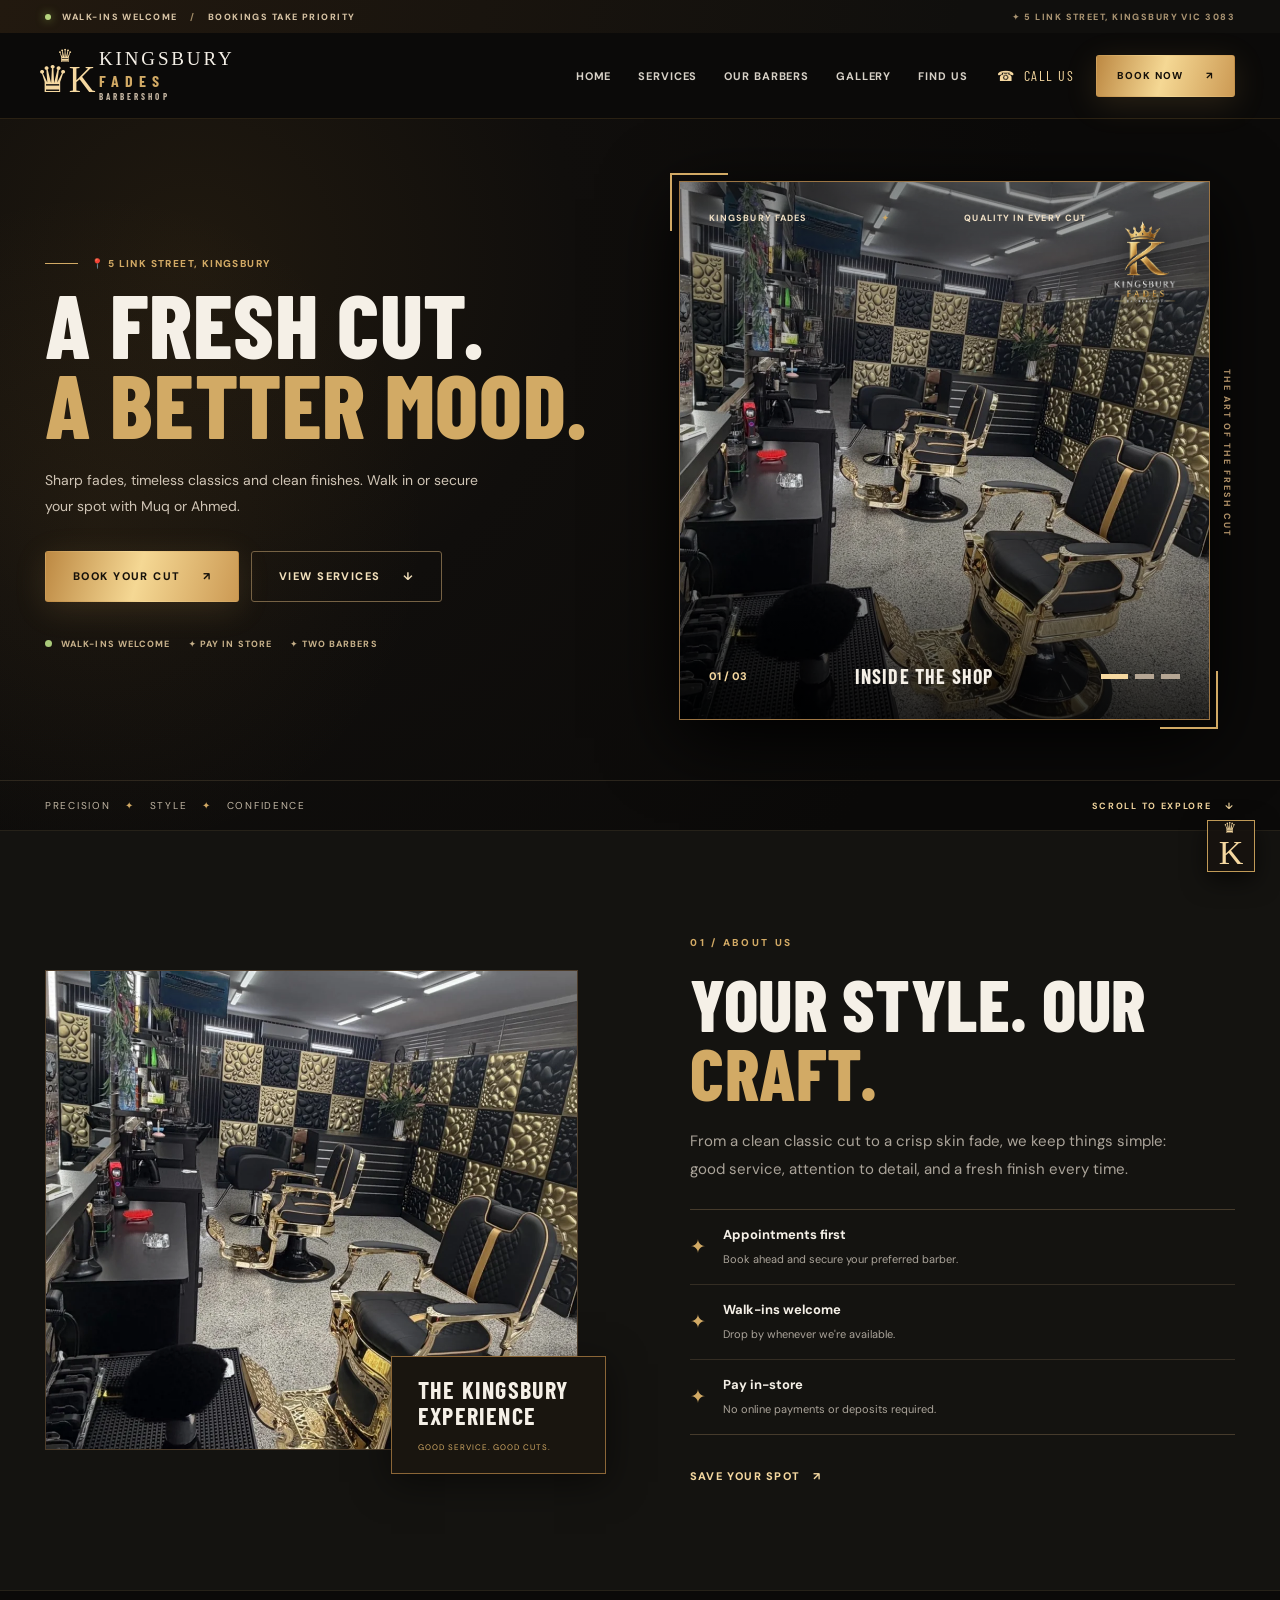
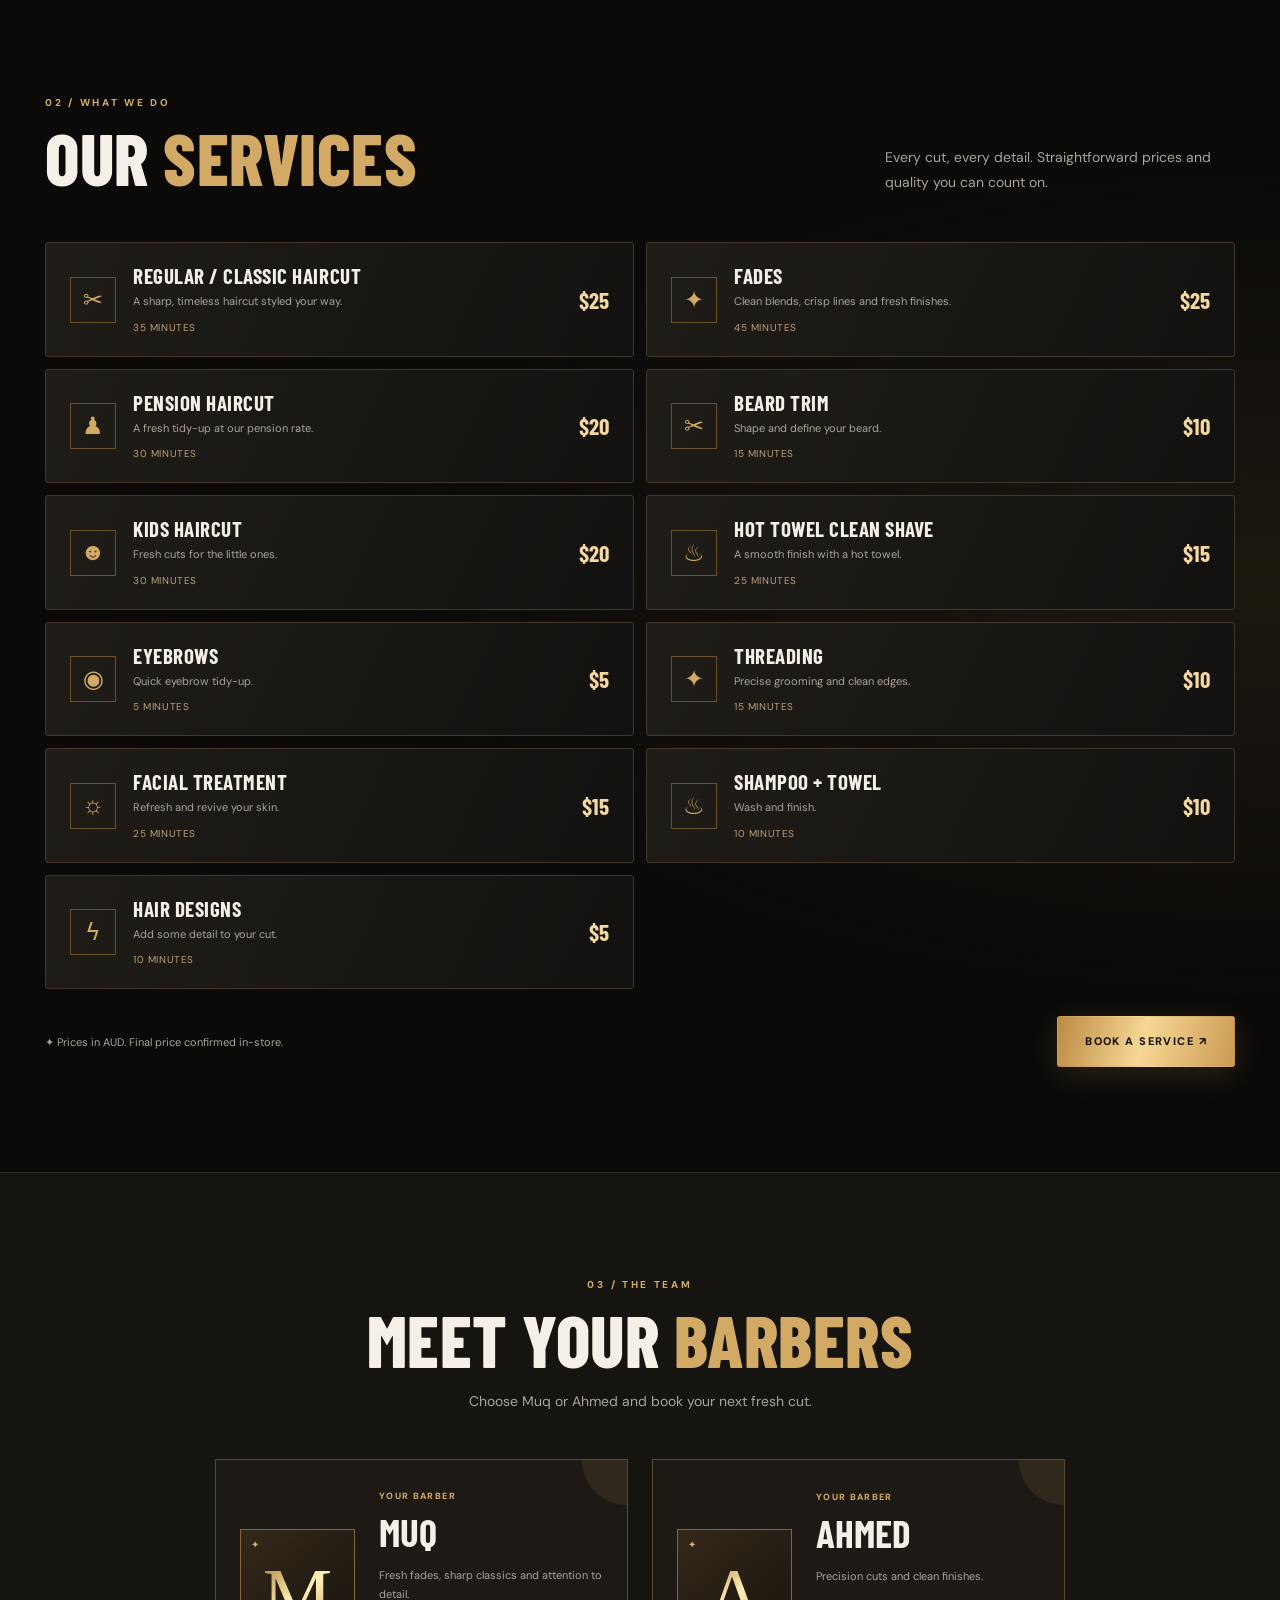
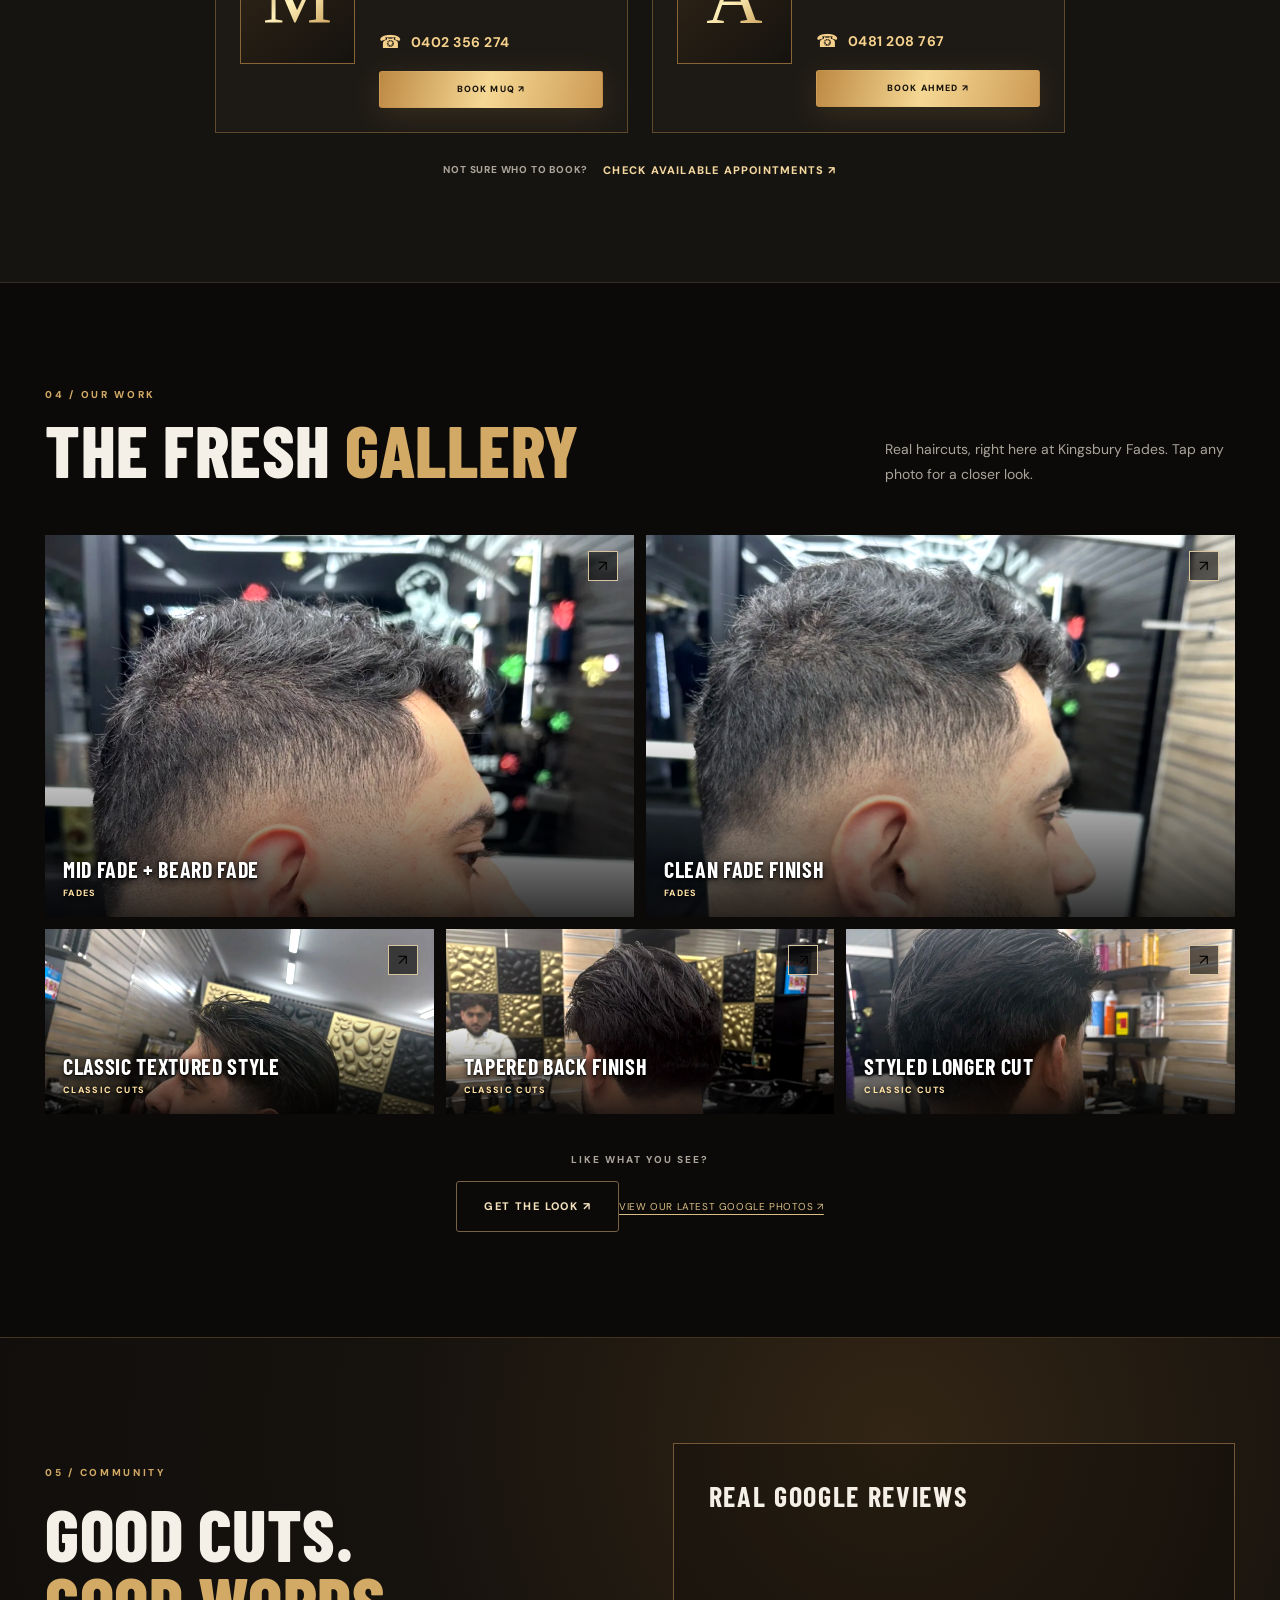
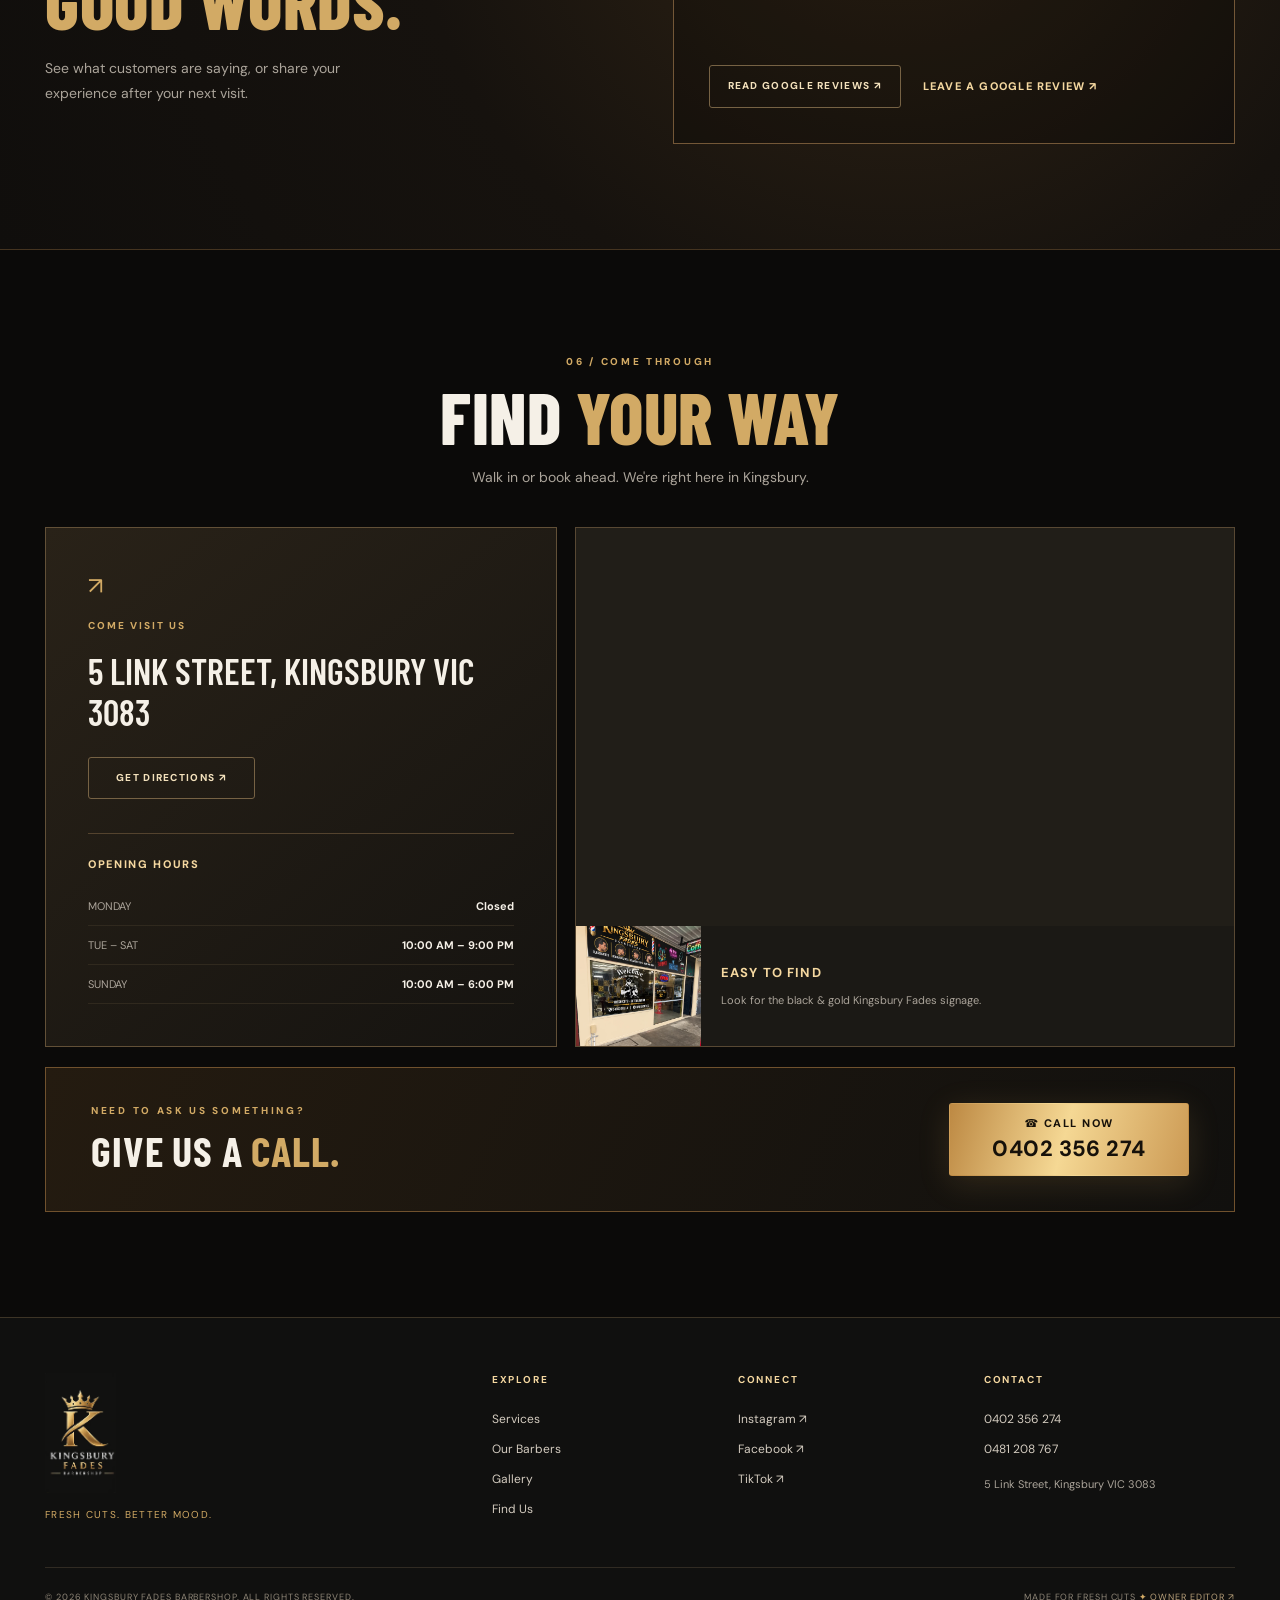
<file: index.html>
<!doctype html>
<html lang="en-AU">
<head>
  <meta charset="utf-8">
  <meta name="viewport" content="width=device-width,initial-scale=1,viewport-fit=cover">
  <meta name="theme-color" content="#0d0c0b">
  <meta name="description" content="Kingsbury Fades Barbershop — fresh fades, classic cuts, beard trims and more at 5 Link Street, Kingsbury VIC 3083. Book with Muq or Ahmed. Walk-ins welcome.">
  <meta property="og:title" content="Kingsbury Fades Barbershop | Fresh Cuts. Better Mood.">
  <meta property="og:description" content="Fades, classic cuts and fresh finishes in Kingsbury, Melbourne. Book online or walk in.">
  <meta property="og:type" content="website">
  <meta property="og:image" content="assets/images/front.webp">
  <title>Kingsbury Fades Barbershop | Fresh Cuts. Better Mood.</title>
  <link rel="icon" href="assets/images/logo.webp" type="image/webp">
  <link rel="preconnect" href="https://fonts.googleapis.com">
  <link rel="preconnect" href="https://fonts.gstatic.com" crossorigin>
  <link href="https://fonts.googleapis.com/css2?family=Barlow+Condensed:wght@400;500;600;700;800&family=DM+Sans:wght@400;500;600;700&display=swap" rel="stylesheet">
  <link rel="stylesheet" href="styles.css">
</head>
<body>
  <a class="skip-link" href="#main">Skip to main content</a>
  <div class="top-strip"><span><span class="dot"></span> WALK-INS WELCOME <span class="top-divider">/</span> BOOKINGS TAKE PRIORITY</span><span class="top-right"><span aria-hidden="true">✦</span> 5 LINK STREET, KINGSBURY</span></div>
  <header class="site-header" id="top">
    <div class="container header-inner">
      <a class="brand" href="#home" aria-label="Kingsbury Fades, home">
        <span class="brand-emblem">♛<strong>K</strong></span>
        <span class="brand-words"><strong>KINGSBURY</strong><small>FADES <span>BARBERSHOP</span></small></span>
      </a>
      <nav class="main-nav" id="main-nav" aria-label="Main navigation">
        <a href="#home">Home</a><a href="#services">Services</a><a href="#barbers">Our Barbers</a><a href="#gallery">Gallery</a><a href="#contact">Find Us</a>
      </nav>
      <div class="header-actions"><a class="call-link" id="nav-call" href="tel:0402356274" aria-label="Call the shop">☎ <span>CALL US</span></a><button type="button" class="button button-gold button-small js-book">BOOK NOW <span aria-hidden="true">↗</span></button><button class="menu-toggle" id="menu-toggle" aria-label="Open menu" aria-expanded="false"><span></span><span></span><span></span></button></div>
    </div>
  </header>
  <main id="main">
    <section class="hero" id="home" aria-labelledby="hero-heading">
      <div class="hero-glow" aria-hidden="true"></div>
      <div class="container hero-grid">
        <div class="hero-copy">
          <div class="eyebrow"><span class="eyebrow-line"></span><span id="hero-kicker">📍 5 LINK STREET, KINGSBURY</span></div>
          
          <h1 id="hero-heading">A FRESH CUT.<br><em>A BETTER MOOD.</em></h1>
          <p id="hero-description">Sharp fades, timeless classics and clean finishes. Walk in or secure your spot with Muq or Ahmed.</p>
          <div class="hero-buttons"><button type="button" class="button button-gold js-book">BOOK YOUR CUT <span aria-hidden="true">↗</span></button><a class="button button-outline" href="#services">VIEW SERVICES <span aria-hidden="true">↓</span></a></div>
          <div class="hero-meta"><span><span class="status-indicator"></span> WALK-INS WELCOME</span><span>✦ PAY IN STORE</span><span>✦ TWO BARBERS</span></div>
        </div>
        <div class="hero-visual">
          <img id="hero-logo" class="hero-logo hero-logo-corner" src="assets/images/logo-transparent.png" alt="Kingsbury Fades original crowned K logo on a transparent background">
          <div class="hero-photo-frame"><div id="hero-slides" class="hero-slides"><div class="hero-slide is-current" style="background-image:url('assets/images/inside.webp')"></div><div class="hero-slide" style="background-image:url('assets/images/front.webp')"></div><div class="hero-slide" style="background-image:url('assets/images/cut-01.webp')"></div></div>
            <div class="photo-shade"></div><div class="hero-visual-top">KINGSBURY FADES <span>✦</span> QUALITY IN EVERY CUT</div>
            <div class="hero-caption"><span id="slide-number">01 / 03</span><strong id="slide-caption">INSIDE THE SHOP</strong><div id="slide-dots" class="slide-dots" aria-label="Slideshow controls"></div></div>
          </div>
          <div class="vertical-label">THE ART OF THE FRESH CUT</div>
          <div class="photo-corner top-left"></div><div class="photo-corner bottom-right"></div>
        </div>
      </div>
      <div class="hero-bottom-rail"><span>PRECISION <i>✦</i> STYLE <i>✦</i> CONFIDENCE</span><a href="#about">SCROLL TO EXPLORE <span>↓</span></a></div>
    </section>

    <section class="section about-section" id="about">
      <div class="container about-grid">
        <div class="about-visual"><img id="about-photo" src="assets/images/inside.webp" alt="Inside Kingsbury Fades Barbershop" loading="lazy"><div class="about-photo-plate"><strong>THE KINGSBURY<br>EXPERIENCE</strong><span>GOOD SERVICE. GOOD CUTS.</span></div></div>
        <div class="about-copy"><span class="section-kicker">01 / ABOUT US</span><h2 id="about-heading">Your style.<br><em>Our craft.</em></h2><p id="about-description">From a clean classic cut to a crisp skin fade, we keep things simple: good service, attention to detail, and a fresh finish every time.</p><div class="benefits"><div><span class="benefit-icon">✦</span><div><strong>Appointments first</strong><small>Book ahead and secure your preferred barber.</small></div></div><div><span class="benefit-icon">✦</span><div><strong>Walk-ins welcome</strong><small>Drop by whenever we're available.</small></div></div><div><span class="benefit-icon">✦</span><div><strong>Pay in-store</strong><small>No online payments or deposits required.</small></div></div></div><button type="button" class="text-link js-book">SAVE YOUR SPOT <span>↗</span></button></div>
      </div>
    </section>

    <section class="section services-section" id="services">
      <div class="container">
        <div class="section-heading split-heading"><div><span class="section-kicker">02 / WHAT WE DO</span><h2>OUR <em>SERVICES</em></h2></div><p>Every cut, every detail. Straightforward prices and quality you can count on.</p></div>
        <div id="services-list" class="services-list" aria-live="polite"></div>
        <div class="service-footer"><span>✦ Prices in AUD. Final price confirmed in-store.</span><button type="button" class="button button-gold js-book">BOOK A SERVICE ↗</button></div>
      </div>
    </section>

    <section class="section barbers-section" id="barbers"><div class="container"><div class="section-heading centered"><span class="section-kicker">03 / THE TEAM</span><h2>MEET YOUR <em>BARBERS</em></h2><p>Choose Muq or Ahmed and book your next fresh cut.</p></div><div id="barbers-grid" class="barbers-grid"></div><div class="barbers-footer">NOT SURE WHO TO BOOK? <button type="button" class="text-link js-book">CHECK AVAILABLE APPOINTMENTS ↗</button></div></div></section>

    <section class="section gallery-section" id="gallery"><div class="container"><div class="section-heading split-heading"><div><span class="section-kicker">04 / OUR WORK</span><h2>THE FRESH <em>GALLERY</em></h2></div><p>Real haircuts, right here at Kingsbury Fades. Tap any photo for a closer look.</p></div><div id="gallery-grid" class="gallery-grid"></div><div class="gallery-cta"><p>LIKE WHAT YOU SEE?</p><button type="button" class="button button-outline js-book">GET THE LOOK ↗</button><a id="google-photos-link" class="gallery-google-link" href="https://www.google.com/maps/place/Kingsbury+Fades+Barbershop/@-37.714027,145.0318748,17z/data=!3m1!4b1!4m6!3m5!1s0x6ad645761f2c77f1:0x227f36e10cc0560c!8m2!3d-37.7140313!4d145.0344497!16s%2Fg%2F11_04zzc2n" target="_blank" rel="noopener noreferrer">VIEW OUR LATEST GOOGLE PHOTOS ↗</a></div><div id="google-photos-live" class="google-photos-live" hidden><h3>PHOTOS FROM GOOGLE</h3><div id="google-photos-widget"></div></div></div></section>

    <section class="section reviews-section" id="reviews"><div class="container reviews-inner"><div><span class="section-kicker">05 / COMMUNITY</span><h2>GOOD CUTS.<br><em>GOOD WORDS.</em></h2><p>See what customers are saying, or share your experience after your next visit.</p></div><div class="reviews-panel"><h3>REAL GOOGLE REVIEWS</h3><div id="google-reviews-live" class="google-reviews-live"><div data-repu-inline="1ae7d42705042bd4"></div><noscript><a href="https://www.google.com/maps/place/Kingsbury+Fades+Barbershop/">Read our Google reviews</a></noscript></div><div class="reviews-buttons"><a id="read-reviews" class="button button-outline" target="_blank" rel="noopener noreferrer" href="https://www.google.com/maps/search/?api=1&query=Kingsbury%20Fades%20Barbershop">READ GOOGLE REVIEWS ↗</a><a id="leave-review" class="text-link" target="_blank" rel="noopener noreferrer" href="https://www.google.com/maps/search/?api=1&query=Kingsbury%20Fades%20Barbershop">LEAVE A REVIEW ↗</a></div></div></div></section>

    <section class="section visit-section" id="contact"><div class="container"><div class="section-heading centered"><span class="section-kicker">06 / COME THROUGH</span><h2>FIND <em>YOUR WAY</em></h2><p>Walk in or book ahead. We're right here in Kingsbury.</p></div><div class="contact-grid"><div class="contact-card"><span class="contact-symbol">↗</span><span class="contact-label">COME VISIT US</span><h3 id="shop-address">5 Link Street,<br>Kingsbury VIC 3083</h3><a class="button button-outline" id="directions-link" href="https://www.google.com/maps/search/?api=1&query=5%20Link%20Street%2C%20Kingsbury%20VIC%203083" target="_blank" rel="noopener noreferrer">GET DIRECTIONS ↗</a><div class="hours"><div class="hours-title">OPENING HOURS</div><div><span>MONDAY</span><strong id="hours-mon">CLOSED</strong></div><div><span>TUE – SAT</span><strong id="hours-tue-sat">10 AM – 9 PM</strong></div><div><span>SUNDAY</span><strong id="hours-sun">10 AM – 6 PM</strong></div></div></div><div class="map-card"><iframe id="map-frame" title="Map showing Kingsbury Fades at 5 Link Street, Kingsbury" src="https://www.google.com/maps?q=5%20Link%20Street%2C%20Kingsbury%20VIC%203083&output=embed" loading="lazy" referrerpolicy="no-referrer-when-downgrade" allowfullscreen></iframe><div class="storefront-strip"><img id="storefront-image" src="assets/images/front.webp" alt="Front entrance of Kingsbury Fades Barbershop" loading="lazy"><div><strong>EASY TO FIND</strong><span>Look for the black & gold Kingsbury Fades signage.</span></div></div></div></div><div class="call-banner"><div><span class="section-kicker">NEED TO ASK US SOMETHING?</span><h3>GIVE US A <em>CALL.</em></h3></div><a class="button button-gold call-banner-button" id="call-primary" href="tel:0402356274"><span>☎ CALL NOW</span><strong id="call-number">0402 356 274</strong></a></div></div></section>
  </main>
  <footer class="site-footer"><div class="container footer-grid"><div class="footer-brand"><img id="footer-logo" src="assets/images/logo.webp" alt="Kingsbury Fades Barbershop logo" loading="lazy"><span>FRESH CUTS. BETTER MOOD.</span></div><div><h4>EXPLORE</h4><a href="#services">Services</a><a href="#barbers">Our Barbers</a><a href="#gallery">Gallery</a><a href="#contact">Find Us</a></div><div><h4>CONNECT</h4><a id="social-instagram" target="_blank" rel="noopener noreferrer" href="https://www.instagram.com/kingbury_fades/">Instagram ↗</a><a id="social-facebook" target="_blank" rel="noopener noreferrer" href="https://www.facebook.com/profile.php?id=61596412045378">Facebook ↗</a><a id="social-tiktok" target="_blank" rel="noopener noreferrer" href="https://www.tiktok.com/@kingsbury.fades.b">TikTok ↗</a></div><div><h4>CONTACT</h4><a id="footer-main-phone" href="tel:0402356274">0402 356 274</a><a id="footer-second-phone" href="tel:0481208767">0481 208 767</a><p id="footer-address">5 Link Street, Kingsbury VIC 3083</p></div></div><div class="container footer-bottom"><span>© <span id="year"></span> KINGSBURY FADES BARBERSHOP. ALL RIGHTS RESERVED.</span><span>MADE FOR FRESH CUTS <span class="footer-dot">✦</span> <a href="https://app.pagescms.org/" target="_blank" rel="noopener noreferrer" title="Owner content editing (requires your GitHub/CMS setup)">OWNER EDITOR ↗</a></span></div></footer>

  <button type="button" class="floating-logo js-to-top" aria-label="Back to top"><span>♛</span><strong>K</strong></button>
  <div class="mobile-action-bar"><a id="mobile-call" href="tel:0402356274" class="button mobile-call">☎ CALL US</a><button type="button" class="button button-gold js-book">BOOK NOW ↗</button></div>

  <div class="modal-shell" id="booking-modal" aria-hidden="true"><div class="modal-backdrop" data-dismiss="booking"></div><div class="booking-dialog" role="dialog" aria-modal="true" aria-label="Book an appointment"><div class="dialog-heading"><div><span class="section-kicker">KINGSBURY FADES</span><h2>BOOK YOUR <em>APPOINTMENT</em></h2></div><button class="icon-close" type="button" data-dismiss="booking" aria-label="Close booking window">×</button></div><div id="booking-body" class="booking-body"></div><div class="dialog-footer"><span>✦ WALK-INS WELCOME</span><span>PAY IN STORE · NO DEPOSIT</span></div></div></div>
  <div class="modal-shell" id="lightbox" aria-hidden="true"><div class="modal-backdrop" data-dismiss="lightbox"></div><div class="lightbox-dialog" role="dialog" aria-modal="true" aria-label="Haircut photo"><button class="icon-close lightbox-close" type="button" data-dismiss="lightbox" aria-label="Close photo">×</button><button type="button" class="lightbox-nav prev" id="lightbox-prev" aria-label="Previous photo">‹</button><img id="lightbox-photo" alt=""><button type="button" class="lightbox-nav next" id="lightbox-next" aria-label="Next photo">›</button><div class="lightbox-caption" id="lightbox-caption"></div></div></div>
  <script id="preview-seed" type="application/json">{"site":{"business_name":"Kingsbury Fades","business_subtitle":"BARBERSHOP","tagline":"FRESH CUTS. BETTER MOOD.","hero_kicker":"📍 5 LINK STREET, KINGSBURY","hero_title":"A FRESH CUT. A BETTER MOOD.","hero_description":"Sharp fades, timeless classics and clean finishes. Walk in or secure your spot with Muq or Ahmed.","intro_title":"Your style. Our craft.","intro_text":"From a clean classic cut to a crisp skin fade, we keep things simple: good service, attention to detail, and a fresh finish every time.","phone_primary":"0402356274","phone_secondary":"0481208767","address":"5 Link Street, Kingsbury VIC 3083","google_maps_link":"https://www.google.com/maps/place/Kingsbury+Fades+Barbershop/@-37.714027,145.0318748,17z/data=!3m1!4b1!4m6!3m5!1s0x6ad645761f2c77f1:0x227f36e10cc0560c!8m2!3d-37.7140313!4d145.0344497!16s%2Fg%2F11_04zzc2n","google_reviews_link":"https://www.google.com/maps/place/Kingsbury+Fades+Barbershop/@-37.714027,145.0318748,17z/data=!3m1!4b1!4m6!3m5!1s0x6ad645761f2c77f1:0x227f36e10cc0560c!8m2!3d-37.7140313!4d145.0344497!16s%2Fg%2F11_04zzc2n","google_review_write_link":"https://www.google.com/maps/place/Kingsbury+Fades+Barbershop/@-37.714027,145.0318748,17z/data=!3m1!4b1!4m6!3m5!1s0x6ad645761f2c77f1:0x227f36e10cc0560c!8m2!3d-37.7140313!4d145.0344497!16s%2Fg%2F11_04zzc2n","instagram":"https://www.instagram.com/kingbury_fades/","facebook":"https://www.facebook.com/profile.php?id=61596412045378","tiktok":"https://www.tiktok.com/@kingsbury.fades.b","setmore_booking_url":"https://kingsburyfades.setmore.com/","opening_tue_sat":"10:00 AM – 9:00 PM","opening_sun":"10:00 AM – 6:00 PM","opening_mon":"Closed","logo":"assets/images/logo.webp","hero_images":["assets/images/inside.webp","assets/images/front.webp","assets/images/cut-01.webp"],"shop_image":"assets/images/inside.webp","storefront_image":"assets/images/front.webp","accepts_walkins":true,"bookings_priority":true,"footer_note":"Appointments are prioritised. Walk-ins are always welcome when a barber is available.","google_photos_link":"https://www.google.com/maps/place/Kingsbury+Fades+Barbershop/@-37.714027,145.0318748,17z/data=!3m1!4b1!4m6!3m5!1s0x6ad645761f2c77f1:0x227f36e10cc0560c!8m2!3d-37.7140313!4d145.0344497!16s%2Fg%2F11_04zzc2n","hero_logo":"assets/images/logo-transparent.png","google_reviews_widget_embed_code":"","google_photos_widget_embed_code":""},"services":[{"name":"Regular / Classic Haircut","price":25,"minutes":35,"description":"A sharp, timeless haircut styled your way.","icon":"scissors"},{"name":"Fades","price":25,"minutes":45,"description":"Clean blends, crisp lines and fresh finishes.","icon":"sparkles"},{"name":"Pension Haircut","price":20,"minutes":30,"description":"A fresh tidy-up at our pension rate.","icon":"user"},{"name":"Beard Trim","price":10,"minutes":15,"description":"Shape and define your beard.","icon":"scissors"},{"name":"Kids Haircut","price":20,"minutes":30,"description":"Fresh cuts for the little ones.","icon":"smile"},{"name":"Hot Towel Clean Shave","price":15,"minutes":25,"description":"A smooth finish with a hot towel.","icon":"droplets"},{"name":"Eyebrows","price":5,"minutes":5,"description":"Quick eyebrow tidy-up.","icon":"eye"},{"name":"Threading","price":10,"minutes":15,"description":"Precise grooming and clean edges.","icon":"sparkles"},{"name":"Facial Treatment","price":15,"minutes":25,"description":"Refresh and revive your skin.","icon":"sun"},{"name":"Shampoo + Towel","price":10,"minutes":10,"description":"Wash and finish.","icon":"droplets"},{"name":"Hair Designs","price":5,"minutes":10,"description":"Add some detail to your cut.","icon":"zap"}],"gallery":[{"title":"Mid fade + beard fade","category":"Fades","image":"assets/images/cut-01.webp","alt":"Side profile of a mid fade blended into a beard fade"},{"title":"Clean fade finish","category":"Fades","image":"assets/images/cut-02.webp","alt":"Close-up of a clean fade and beard line"},{"title":"Classic textured style","category":"Classic cuts","image":"assets/images/cut-03.webp","alt":"Side view of a textured longer haircut and beard"},{"title":"Tapered back finish","category":"Classic cuts","image":"assets/images/cut-04.webp","alt":"Back view of a tapered longer haircut"},{"title":"Styled longer cut","category":"Classic cuts","image":"assets/images/cut-05.webp","alt":"Side and back view of a styled longer haircut"}],"barbers":[{"name":"Muq","initial":"M","photo":"","description":"Fresh fades, sharp classics and attention to detail.","booking_url":"","phone":"0402356274"},{"name":"Ahmed","initial":"A","photo":"","description":"Precision cuts and clean finishes.","booking_url":"","phone":"0481208767"}]}</script>
  <script src="app.js" defer></script>
  <!-- RepU Google Reviews: loaded on the live website, not only from site.json. -->
  <script src="https://business.repu.ai/widget/reviews.js" async></script>
</body>
</html>
</file>
<file: styles.css>
:root{--bg:#0b0a09;--bg-soft:#141310;--panel:#191815;--panel2:#22201b;--line:#3e3527;--gold:#d2aa65;--goldlight:#f5d8a0;--golddeep:#8b6637;--text:#f5f0e7;--muted:#aba49a;--font-display:'Barlow Condensed','Arial Narrow',Impact,sans-serif;--font-body:'DM Sans',system-ui,sans-serif;--ease:cubic-bezier(.22,1,.36,1)}
*{box-sizing:border-box}html{scroll-behavior:smooth;scroll-padding-top:94px}body{margin:0;background:var(--bg);color:var(--text);font-family:var(--font-body);font-size:15px;-webkit-font-smoothing:antialiased}body.no-scroll{overflow:hidden}::selection{background:#d2aa65;color:#0b0a09}img{max-width:100%;display:block}a{color:inherit;text-decoration:none}button{font:inherit;cursor:pointer}button:focus-visible,a:focus-visible{outline:2px solid var(--goldlight);outline-offset:4px}a,button{-webkit-tap-highlight-color:transparent}.container{width:min(1190px,calc(100% - 72px));margin-inline:auto}.skip-link{position:absolute;z-index:999;top:-70px;left:20px;background:var(--gold);padding:12px;color:#111}.skip-link:focus{top:10px}
.top-strip{min-height:33px;display:flex;justify-content:space-between;align-items:center;padding:0 max(36px,calc((100vw - 1190px)/2));background:linear-gradient(100deg,#22190f,#100f0d 75%);color:#d8c4a5;font-size:9px;font-weight:800;letter-spacing:.16em}.dot{display:inline-block;width:6px;height:6px;background:#b6d47e;border-radius:50%;vertical-align:middle;margin-right:8px;box-shadow:0 0 10px #7c963e}.top-divider{padding:0 9px;color:#a18b67}.top-right{color:#aa9472}.top-right span{margin-right:6px;color:var(--gold)}.site-header{height:86px;position:sticky;top:0;z-index:40;background:rgba(12,11,10,.94);backdrop-filter:blur(15px);border-bottom:1px solid rgba(196,149,72,.17)}.header-inner{height:100%;display:flex;align-items:center;justify-content:space-between;gap:30px}.brand{display:flex;align-items:center;gap:13px;flex-shrink:0}.brand-emblem{font-family:Georgia,serif;position:relative;width:41px;height:45px;text-align:center;display:flex;align-items:flex-end;justify-content:center;color:var(--goldlight);font-size:37px;line-height:1}.brand-emblem:before{content:'♛';position:absolute;font-size:18px;top:-6px;left:12px}.brand-emblem strong{font-weight:400}.brand-words{display:flex;flex-direction:column;line-height:.94;gap:5px}.brand-words strong{font-family:Georgia,serif;letter-spacing:.15em;font-size:19px;font-weight:400}.brand-words small{font-family:var(--font-display);font-size:16px;letter-spacing:.38em;color:var(--gold);font-weight:700}.brand-words small span{display:block;font-size:9px;letter-spacing:.34em;color:#c4b5a1;margin-top:5px}.main-nav{display:flex;gap:27px;align-items:center;margin-left:auto}.main-nav a{font-size:11px;text-transform:uppercase;letter-spacing:.08em;color:#d7d1c7;font-weight:700;transition:color .2s}.main-nav a:hover,.call-link:hover{color:var(--goldlight)}.header-actions{display:flex;align-items:center;gap:22px}.call-link{font-family:var(--font-display);font-size:14px;letter-spacing:.11em;white-space:nowrap;color:var(--goldlight)}.call-link span{margin-left:3px}.button{border:1px solid transparent;display:inline-flex;align-items:center;justify-content:center;gap:22px;min-height:51px;padding:13px 27px;font-size:11px;line-height:1.2;font-family:var(--font-body);font-weight:800;letter-spacing:.13em;text-transform:uppercase;border-radius:3px;white-space:nowrap;transition:background .2s,color .2s,transform .2s,border-color .2s}.button:hover{transform:translateY(-2px)}.button-gold{background:linear-gradient(105deg,#bd8943 0%,#f5d894 48%,#cc9a54 100%);color:#16110a;box-shadow:0 7px 32px rgba(206,159,87,.16)}.button-gold:hover{background:linear-gradient(105deg,#e1b56e,#fff0c5,#d2a25a)}.button-outline{background:transparent;border-color:#766244;color:#f3e1bc}.button-outline:hover{background:rgba(218,177,109,.1);border-color:var(--goldlight)}.button-small{min-height:42px;padding:12px 20px;font-size:10px}.menu-toggle{display:none;flex-direction:column;justify-content:center;gap:5px;background:transparent;border:0;width:34px;height:40px}.menu-toggle span{height:2px;width:22px;background:var(--gold)}
.hero{position:relative;min-height:690px;overflow:hidden;background:radial-gradient(circle at 15% 20%,#20190f 0%,#100e0c 31%,#0b0a09 70%)}.hero-glow{pointer-events:none;position:absolute;top:10%;left:-240px;width:670px;height:670px;background:radial-gradient(circle,rgba(167,122,53,.09),transparent 70%)}.hero-grid{display:grid;grid-template-columns:1fr 1fr;gap:42px;min-height:640px;align-items:center;padding-block:54px 47px}.hero-copy{position:relative;z-index:2;padding-right:8px}.eyebrow,.section-kicker{display:flex;align-items:center;gap:13px;color:var(--gold);letter-spacing:.27em;font-weight:800;font-size:10px;text-transform:uppercase}.eyebrow-line{width:33px;height:1px;background:var(--gold)}.hero-logo{height:128px;width:76px;object-fit:contain;object-position:center;margin:18px 0 4px;mix-blend-mode:screen}.hero h1,.section h2,.dialog-heading h2{font-family:var(--font-display);font-size:clamp(66px,7vw,108px);letter-spacing:.007em;line-height:.89;text-transform:uppercase;font-weight:800;margin:12px 0 25px}.hero h1 em,.section h2 em,.call-banner h3 em,.dialog-heading h2 em{font-style:normal;color:var(--gold)}.hero p{color:#d0c5b6;line-height:1.85;font-size:14px;max-width:450px}.hero-buttons{display:flex;flex-wrap:wrap;gap:12px;margin-top:31px}.hero-meta{display:flex;flex-wrap:wrap;gap:18px;color:#c6b08a;font-size:9px;font-weight:800;letter-spacing:.12em;margin-top:36px}.status-indicator{display:inline-block;width:7px;height:7px;background:#aaca7a;border-radius:50%;margin-right:6px}.hero-visual{position:relative;height:560px;margin-left:16px;padding:8px 25px 13px 2px}.hero-photo-frame{height:100%;overflow:hidden;position:relative;border:1px solid #9c7544;background:#201b16;box-shadow:0 18px 70px #000}.hero-slides,.hero-slide,.photo-shade{position:absolute;inset:0}.hero-slide{background-size:cover;background-position:center;opacity:0;transform:scale(1.06);transition:opacity 1s ease,transform 6s linear}.hero-slide.is-current{opacity:1;transform:scale(1)}.photo-shade{background:linear-gradient(0deg,rgba(0,0,0,.83) 0%,transparent 46%,rgba(0,0,0,.42) 100%);pointer-events:none}.hero-visual-top{position:absolute;left:29px;right:29px;top:30px;display:flex;gap:13px;justify-content:space-between;color:#f0e0c5;font-size:9px;letter-spacing:.12em;font-weight:700}.hero-visual-top span{color:var(--gold)}.hero-caption{position:absolute;bottom:31px;left:29px;right:29px;display:flex;align-items:center;justify-content:space-between;gap:13px}.hero-caption strong{font-family:var(--font-display);font-size:20px;letter-spacing:.06em}.hero-caption>span{font-size:11px;color:var(--goldlight);font-weight:800}.slide-dots{display:flex;gap:7px}.slide-dots button{height:5px;width:19px;padding:0;background:#b5a694;border:0;transition:background .3s,width .3s}.slide-dots button.active{background:var(--goldlight);width:27px}.vertical-label{position:absolute;right:2px;top:50%;writing-mode:vertical-rl;transform:translateY(-50%);font-size:9px;color:#b29369;font-weight:700;letter-spacing:.22em}.photo-corner{position:absolute;width:58px;height:58px;border:2px solid var(--gold)}.photo-corner.top-left{top:0;left:-7px;border-right:0;border-bottom:0}.photo-corner.bottom-right{bottom:4px;right:17px;border-left:0;border-top:0}.hero-bottom-rail{display:flex;align-items:center;justify-content:space-between;border-top:1px solid #2c261d;height:50px;padding:0 max(36px,calc((100vw - 1190px)/2));font-size:10px;letter-spacing:.17em;color:#c1b6a4}.hero-bottom-rail i{font-style:normal;color:var(--gold);padding:0 10px}.hero-bottom-rail a{font-size:9px;color:var(--goldlight);font-weight:700}.hero-bottom-rail a span{margin-left:10px}
.section{padding:105px 0}.section-heading{margin-bottom:36px}.section-heading h2,.about-copy h2,.reviews-inner h2{font-size:clamp(49px,5.6vw,79px);line-height:.96;margin:14px 0 15px}.section-heading p{max-width:350px;color:var(--muted);font-size:14px;line-height:1.8}.split-heading{display:flex;justify-content:space-between;align-items:end;gap:28px}.split-heading p{margin-bottom:11px}.centered{display:flex;flex-direction:column;align-items:center;text-align:center}.centered p{margin:0;max-width:520px}
.about-section{background:var(--bg-soft);border-block:1px solid #262219}.about-grid{display:grid;grid-template-columns:1fr 1fr;gap:100px;align-items:center}.about-visual{position:relative;height:480px;border:1px solid #4c3c2a;margin-right:12px}.about-visual img{width:100%;height:100%;object-fit:cover;object-position:center}.about-photo-plate{position:absolute;right:-29px;bottom:-25px;background:#19150f;border:1px solid var(--golddeep);padding:21px 26px;min-width:215px;box-shadow:0 8px 35px rgba(0,0,0,.5)}.about-photo-plate strong{font-family:var(--font-display);font-size:24px;line-height:.96;letter-spacing:.05em}.about-photo-plate span{display:block;color:var(--gold);letter-spacing:.12em;font-size:8px;margin-top:12px}.about-copy h2{margin:20px 0}.about-copy>p{color:var(--muted);line-height:1.9;max-width:500px}.benefits{margin:25px 0 30px;border-block:1px solid #463b2c}.benefits>div{display:flex;align-items:center;gap:17px;padding:16px 0;border-bottom:1px solid #342d23}.benefits>div:last-child{border:0}.benefit-icon{font-size:19px;color:var(--gold)}.benefits strong{display:block;font-size:13px;margin-bottom:5px}.benefits small{color:var(--muted);font-size:11px}.text-link{color:var(--goldlight);background:none;border:0;padding:0;font-size:11px;font-weight:800;letter-spacing:.11em;text-transform:uppercase}.text-link span{margin-left:9px}.text-link:hover{text-decoration:underline}
.services-section{background:radial-gradient(ellipse at right,#1d170f,transparent 50%),var(--bg)}.services-list{display:grid;grid-template-columns:repeat(2,minmax(0,1fr));gap:12px}.service-card{display:flex;align-items:center;gap:17px;min-height:107px;padding:20px 24px;border:1px solid #42382b;background:linear-gradient(115deg,#201d18,#12110f);border-radius:3px;transition:border-color .2s,transform .2s}.service-card:hover{border-color:#a27d45;transform:translateY(-2px)}.service-icon{width:46px;height:46px;border:1px solid #6c512c;display:flex;justify-content:center;align-items:center;color:var(--gold);font-family:Georgia,serif;font-size:24px;flex-shrink:0}.service-details{min-width:0;flex:1}.service-details h3{font-family:var(--font-display);font-size:21px;text-transform:uppercase;letter-spacing:.025em;margin:0 0 5px}.service-details p{font-size:11px;color:var(--muted);line-height:1.5;margin:0 0 6px}.service-duration{font-size:10px;color:#bba17b;letter-spacing:.06em}.service-price{font-size:23px;font-weight:700;color:var(--goldlight);white-space:nowrap;font-family:var(--font-display)}.service-footer{display:flex;align-items:center;justify-content:space-between;gap:25px;margin-top:27px}.service-footer>span{font-size:11px;color:var(--muted)}
.barbers-section{background:#161410;border-block:1px solid #352d21}.barbers-grid{display:grid;grid-template-columns:repeat(2,minmax(0,1fr));gap:24px;max-width:850px;margin:45px auto 0}.barber-card{background:#1d1a15;border:1px solid #5f4a2e;display:flex;align-items:center;gap:24px;padding:24px;position:relative;overflow:hidden}.barber-card:before{content:'';position:absolute;width:90px;height:90px;right:-45px;top:-45px;border-radius:50%;background:rgba(218,169,89,.1)}.barber-avatar{height:135px;width:115px;flex-shrink:0;background:linear-gradient(140deg,#342819,#15120e);border:1px solid #886436;display:grid;place-items:center;position:relative;overflow:hidden}.barber-avatar .initial{font-family:Georgia,serif;font-size:78px;font-weight:400;line-height:1;background:linear-gradient(140deg,#a97930,#fff1ba,#c5964e);color:transparent;background-clip:text}.barber-avatar:after{content:'✦';position:absolute;top:8px;left:10px;color:#d9b274;font-size:10px}.barber-avatar img{width:100%;height:100%;object-fit:cover;position:absolute;inset:0}.barber-details{flex:1;min-width:0}.barber-details .barber-label{color:var(--gold);letter-spacing:.15em;font-size:9px;font-weight:800}.barber-details h3{font-family:var(--font-display);font-size:39px;text-transform:uppercase;margin:4px 0 8px}.barber-details p{font-size:11px;color:var(--muted);line-height:1.7;min-height:36px}.barber-details .button{margin-top:12px;min-height:37px;padding:9px 14px;font-size:9px;width:100%}.barbers-footer{text-align:center;margin-top:30px;display:flex;justify-content:center;align-items:center;gap:15px;font-size:10px;font-weight:800;letter-spacing:.08em;color:var(--muted)}
.gallery-section{background:var(--bg)}.gallery-grid{display:grid;grid-template-columns:repeat(6,minmax(0,1fr));grid-auto-rows:185px;gap:12px}.gallery-item{padding:0;border:0;position:relative;overflow:hidden;background:#222;grid-column:span 2}.gallery-item:nth-child(1),.gallery-item:nth-child(2){grid-column:span 3;grid-row:span 2}.gallery-item img{width:100%;height:100%;object-fit:cover;object-position:center 32%;transition:transform .5s var(--ease)}.gallery-item:hover img{transform:scale(1.06)}.gallery-overlay{position:absolute;inset:0;background:linear-gradient(0deg,rgba(0,0,0,.85),transparent 55%);display:flex;flex-direction:column;justify-content:end;align-items:flex-start;padding:18px;text-align:left}.gallery-overlay strong{font-family:var(--font-display);text-transform:uppercase;font-size:22px;letter-spacing:.03em}.gallery-overlay small{font-size:9px;letter-spacing:.15em;color:var(--goldlight);font-weight:800;margin-top:5px;text-transform:uppercase}.gallery-item .expand{position:absolute;top:16px;right:16px;width:30px;height:30px;border:1px solid #d9c4a0;display:grid;place-items:center;background:#08080899}.gallery-cta{text-align:center;padding-top:29px}.gallery-cta p{font-size:10px;letter-spacing:.2em;font-weight:800;color:var(--muted);margin-bottom:15px}
.reviews-section{background:radial-gradient(circle at 70% 20%,#322515,#16120e 50%,#100e0c);border-block:1px solid #453420}.reviews-inner{display:grid;grid-template-columns:1fr 1fr;gap:65px;align-items:center}.reviews-inner h2{margin:20px 0}.reviews-inner>div>p{font-size:14px;color:var(--muted);line-height:1.8;max-width:370px}.reviews-panel{padding:35px;border:1px solid #735737;background:rgba(0,0,0,.23)}.star-line{color:var(--gold);font-size:20px;letter-spacing:.25em}.reviews-panel h3{font-family:var(--font-display);font-size:28px;letter-spacing:.06em;margin:16px 0 8px}.reviews-panel p{font-size:13px;line-height:1.8;color:var(--muted)}.reviews-buttons{margin-top:24px;display:flex;gap:22px;align-items:center;flex-wrap:wrap}.reviews-buttons .button{font-size:10px;padding:10px 18px;min-height:43px}
.visit-section{background:var(--bg)}.contact-grid{display:grid;grid-template-columns:43% 1fr;gap:18px}.contact-card{border:1px solid #625037;padding:42px;background:linear-gradient(140deg,#292218,#151310)}.contact-symbol{font-size:24px;color:var(--gold)}.contact-label{display:block;color:var(--gold);font-size:10px;font-weight:800;letter-spacing:.2em;margin:18px 0}.contact-card h3{font-family:var(--font-display);font-size:36px;line-height:1.15;text-transform:uppercase;font-weight:600;margin:0 0 25px}.contact-card .button{min-height:42px;font-size:10px}.hours{margin-top:34px;border-top:1px solid #54432e;padding-top:23px}.hours-title{color:var(--goldlight);font-size:11px;font-weight:800;letter-spacing:.15em;margin-bottom:16px}.hours>div:not(.hours-title){display:flex;justify-content:space-between;gap:15px;align-items:center;border-bottom:1px solid #30291e;padding:12px 0;font-size:11px}.hours>div span{color:var(--muted)}.hours>div strong{font-size:11px}.map-card{position:relative;display:flex;flex-direction:column;min-height:460px;background:#211e18;border:1px solid #584833;overflow:hidden}.map-card iframe{display:block;flex:1;border:0;width:100%;min-height:335px;filter:grayscale(.65) contrast(1.04)}.storefront-strip{height:120px;background:#1b1915;display:flex;gap:20px;align-items:center}.storefront-strip img{height:100%;width:125px;object-fit:cover;object-position:center 41%}.storefront-strip strong{font-size:13px;color:var(--goldlight);display:block;letter-spacing:.09em;margin-bottom:8px}.storefront-strip span{font-size:11px;color:var(--muted);line-height:1.5}.call-banner{margin-top:20px;display:flex;align-items:center;justify-content:space-between;gap:20px;padding:35px 45px;border:1px solid #70512d;background:linear-gradient(115deg,#241b10,#11100e)}.call-banner h3{font-family:var(--font-display);font-size:42px;margin:8px 0 0;letter-spacing:.02em}.call-banner-button{display:flex;flex-direction:column;min-width:240px;align-items:center;gap:5px}.call-banner-button strong{font-size:22px;letter-spacing:.02em}
.site-footer{border-top:1px solid #3d3426;background:#10100f;padding:55px 0 24px}.footer-grid{display:grid;grid-template-columns:2fr 1fr 1fr 1.25fr;gap:45px}.footer-brand img{width:95px;height:120px;object-fit:contain;object-position:center left;mix-blend-mode:screen;margin-bottom:10px}.footer-brand>span{font-size:10px;letter-spacing:.13em;color:var(--gold)}.footer-grid h4{color:var(--goldlight);font-size:10px;letter-spacing:.18em;margin:0 0 18px}.footer-grid>div:not(:first-child) a{display:block;font-size:12px;color:#d4ccc0;line-height:2.5}.footer-grid>div:not(:first-child) a:hover{color:var(--goldlight)}.footer-grid p{font-size:11px;color:var(--muted);line-height:1.8}.footer-bottom{border-top:1px solid #312b23;padding-top:23px;margin-top:43px;display:flex;align-items:center;justify-content:space-between;gap:12px;color:#8e8577;font-size:9px;letter-spacing:.1em}.footer-bottom a{color:#b8a07a}.footer-bottom .footer-dot{color:var(--gold)}.floating-logo{position:fixed;right:25px;bottom:28px;width:48px;height:52px;border:1px solid #c09a57;background:#17130fe9;color:var(--goldlight);z-index:32;box-shadow:0 8px 25px #0009;display:flex;align-items:end;justify-content:center;font-family:Georgia,serif;font-size:34px;line-height:1}.floating-logo span{position:absolute;top:0;left:15px;font-size:15px}.floating-logo strong{font-weight:400}.mobile-action-bar{display:none}
.modal-shell{position:fixed;inset:0;z-index:200;display:none;align-items:center;justify-content:center;padding:18px}.modal-shell.is-open{display:flex}.modal-backdrop{position:absolute;inset:0;background:rgba(0,0,0,.88);backdrop-filter:blur(9px)}.booking-dialog{position:relative;width:min(840px,100%);max-height:min(92dvh,900px);display:flex;flex-direction:column;background:#15130f;border:1px solid #88673b;box-shadow:0 30px 100px #000;overflow:hidden}.dialog-heading{padding:19px 25px;border-bottom:1px solid #403625;display:flex;justify-content:space-between;align-items:center}.dialog-heading h2{font-size:33px;margin:6px 0 0}.icon-close{width:36px;height:36px;border:1px solid #706044;background:#211d16;color:var(--goldlight);display:grid;place-items:center;font-size:24px}.booking-body{height:min(72dvh,700px);min-height:360px;overflow:auto}.booking-body iframe{display:block;width:100%;height:100%;min-height:500px;border:0;background:#fff}.booking-setup{min-height:360px;display:flex;flex-direction:column;align-items:center;justify-content:center;text-align:center;padding:35px 24px}.booking-setup .setup-symbol{font-size:36px;color:var(--gold);margin-bottom:6px}.booking-setup h3{font-family:var(--font-display);font-size:35px;letter-spacing:.05em;margin:10px 0}.booking-setup p{font-size:13px;color:var(--muted);line-height:1.9;max-width:440px}.booking-setup .button{margin:15px 0 0}.booking-setup small{display:block;color:#a99a83;margin-top:18px;font-size:11px}.dialog-footer{display:flex;justify-content:space-between;gap:14px;padding:13px 25px;background:#1e1a14;color:#cfb88e;font-size:9px;letter-spacing:.14em;font-weight:800}.lightbox-dialog{position:relative;max-width:min(850px,96vw);max-height:90dvh;display:flex;flex-direction:column;align-items:center}.lightbox-dialog img{max-height:78dvh;max-width:100%;object-fit:contain;border:1px solid #8e714b;box-shadow:0 12px 55px #000}.lightbox-close{position:absolute;right:-15px;top:-14px;z-index:4}.lightbox-nav{position:absolute;top:45%;transform:translateY(-50%);border:1px solid #a17d44;background:#100d0bcc;color:var(--goldlight);font-size:40px;width:44px;height:55px;z-index:2}.lightbox-nav.prev{left:6px}.lightbox-nav.next{right:6px}.lightbox-caption{color:var(--goldlight);margin-top:12px;text-align:center;letter-spacing:.08em;font-size:12px}
@media(min-width:1500px){.hero-grid{min-height:720px}.hero-visual{height:630px}}@media(max-width:1050px){.container{width:min(100% - 48px,1190px)}.main-nav{gap:16px}.main-nav a{font-size:10px}.header-inner{gap:14px}.header-actions{gap:12px}.call-link span{display:none}.brand-words strong{font-size:16px}.brand-words small{font-size:14px}.hero-grid{gap:18px}.hero h1{font-size:clamp(56px,6.9vw,80px)}.hero-visual{height:540px}.about-grid{gap:55px}}
@media(max-width:760px){html{scroll-padding-top:76px}.container{width:calc(100% - 34px)}.top-strip{padding:0 17px;justify-content:center;font-size:8px;min-height:29px}.top-right{display:none}.site-header{height:68px}.brand{gap:6px}.brand-emblem{height:39px;width:32px;font-size:31px}.brand-emblem:before{font-size:13px;top:0;left:10px}.brand-words strong{font-size:14px}.brand-words small{font-size:12px;letter-spacing:.3em}.brand-words small span{font-size:8px}.header-actions{gap:14px}.header-actions .button,.call-link{display:none}.menu-toggle{display:flex}.main-nav{position:absolute;left:0;right:0;top:68px;margin:0;background:#12100d;border-bottom:1px solid #80623d;display:none;flex-direction:column;padding:18px 23px 23px;align-items:stretch;gap:0;box-shadow:0 20px 30px #0009}.main-nav.open{display:flex}.main-nav a{font-size:13px;padding:13px 5px;border-bottom:1px solid #32291d}.hero{min-height:0}.hero-grid{display:flex;flex-direction:column;padding-top:36px;padding-bottom:42px;gap:35px;align-items:stretch}.hero-copy{padding-right:0}.hero-logo{width:55px;height:100px;margin:14px 0 0}.hero h1{font-size:clamp(58px,13vw,76px);margin:8px 0 17px}.hero p{font-size:13px;line-height:1.75}.hero-buttons{margin-top:24px;gap:10px}.hero-buttons .button{font-size:10px;padding:13px 19px;min-height:48px}.hero-meta{margin-top:23px;gap:13px;font-size:8px}.hero-visual{height:410px;margin:0 12px 0 6px;padding:7px 12px 12px 0}.vertical-label{right:-8px;font-size:8px}.photo-corner.top-left{left:-6px}.photo-corner.bottom-right{right:5px}.hero-visual-top{top:20px;left:16px;right:18px;font-size:8px}.hero-caption{left:16px;right:16px;bottom:19px}.hero-caption strong{font-size:16px}.hero-caption>span{font-size:10px}.hero-bottom-rail{padding:0 17px;height:43px;font-size:8px}.hero-bottom-rail a{display:none}.section{padding:73px 0}.section-heading h2,.about-copy h2,.reviews-inner h2{font-size:clamp(49px,11vw,65px)}.section-kicker{font-size:9px}.split-heading{display:block}.split-heading p{margin-top:13px}.about-grid{display:flex;flex-direction:column;gap:53px}.about-visual{width:calc(100% - 18px);height:375px;margin-right:18px}.about-photo-plate{bottom:-20px;right:-18px;padding:16px 20px;min-width:185px}.about-photo-plate strong{font-size:21px}.about-copy{width:100%}.services-list{grid-template-columns:1fr;gap:9px}.service-card{min-height:92px;padding:16px;gap:12px}.service-icon{width:38px;height:38px;font-size:20px}.service-details h3{font-size:20px}.service-details p{font-size:10px}.service-price{font-size:21px}.service-footer{align-items:flex-start;flex-direction:column;margin-top:24px}.barbers-grid{grid-template-columns:1fr;max-width:510px;gap:13px;margin-top:30px}.barber-card{gap:16px;padding:17px}.barber-avatar{height:120px;width:108px}.barber-details h3{font-size:35px}.barbers-footer{font-size:9px;flex-wrap:wrap}.gallery-grid{grid-template-columns:repeat(2,minmax(0,1fr));grid-auto-rows:225px;gap:8px}.gallery-item,.gallery-item:nth-child(1),.gallery-item:nth-child(2){grid-column:span 1;grid-row:span 1}.gallery-item:first-child{grid-column:span 2;grid-row:span 2}.gallery-overlay{padding:12px}.gallery-overlay strong{font-size:20px}.gallery-overlay small{font-size:8px}.reviews-inner{grid-template-columns:1fr;gap:22px}.reviews-panel{padding:25px}.contact-grid{grid-template-columns:1fr}.contact-card{padding:27px}.map-card{min-height:410px}.map-card iframe{min-height:280px}.call-banner{padding:25px;flex-direction:column;align-items:stretch}.call-banner h3{font-size:35px}.call-banner-button{width:100%}.footer-grid{grid-template-columns:repeat(2,minmax(0,1fr));gap:28px}.footer-brand img{width:75px;height:93px}.footer-bottom{flex-direction:column;align-items:flex-start;line-height:1.8;margin-top:30px}.floating-logo{right:13px;bottom:84px;width:37px;height:41px;font-size:28px}.floating-logo span{font-size:12px;left:12px}.mobile-action-bar{position:fixed;bottom:0;left:0;right:0;z-index:45;display:grid;grid-template-columns:1fr 1.7fr;gap:10px;padding:9px 12px max(10px,env(safe-area-inset-bottom));background:#100e0cea;border-top:1px solid #644a2e;backdrop-filter:blur(13px)}.mobile-action-bar .button{width:100%;min-height:46px;font-size:11px;padding:11px 14px}.mobile-action-bar .mobile-call{color:var(--goldlight);border-color:#7c623a}.site-footer{padding-bottom:95px}.modal-shell{padding:6px}.booking-dialog{max-height:95dvh}.dialog-heading{padding:13px 15px}.dialog-heading h2{font-size:26px}.dialog-footer{padding:11px;letter-spacing:.06em;font-size:8px}.booking-body{min-height:360px;height:75dvh}.booking-body iframe{min-height:500px}.lightbox-close{right:0;top:-36px}}
@media(max-width:380px){.hero h1{font-size:56px}.hero-buttons .button{padding:10px 12px;gap:9px}.hero-meta{font-size:7px}.barber-card{gap:12px}.barber-avatar{width:95px}.gallery-grid{grid-auto-rows:185px}.contact-card h3{font-size:30px}}
@media(prefers-reduced-motion:reduce){html{scroll-behavior:auto}*,*:before,*:after{animation-duration:.01ms!important;transition-duration:.01ms!important}}

/* v2: mini original transparent logo moved to upper-right of hero; address replaces old location copy. */
.hero-visual .hero-logo-corner {position:absolute;top:32px;right:58px;z-index:4;width:68px;height:115px;object-fit:contain;margin:0;mix-blend-mode:normal;pointer-events:none;filter:drop-shadow(0 4px 10px rgba(0,0,0,.6));}
.hero-visual-top {right:123px;}
.hero .eyebrow #hero-kicker {letter-spacing:.14em;white-space:normal;line-height:1.6;}
.reviews-panel h3 {margin-top:0;}
.google-reviews-live {min-height:120px;overflow:hidden;}
.review-connection-note {padding:13px 0 0;}
.review-connection-note strong {display:block;color:#e7c685;font-size:12px;letter-spacing:.11em;}
.review-connection-note p {max-width:460px;}
.gallery-google-link {font-size:10px;color:#d9bd82;text-decoration:underline;text-underline-offset:4px;letter-spacing:.06em;}
.google-photos-live {margin-top:24px;border-top:1px solid #705335;padding-top:26px;}
.google-photos-live[hidden] {display:none;}
.google-photos-live h3 {font-family:var(--font-display);font-size:25px;color:#e7c685;letter-spacing:.06em;margin-bottom:18px;}
@media(max-width:760px){.hero-visual .hero-logo-corner{top:26px;right:26px;width:57px;height:94px}.hero-visual-top{right:100px;max-width:calc(100% - 105px);font-size:7px;flex-wrap:wrap}.hero .eyebrow #hero-kicker{letter-spacing:.06em}.gallery-cta{flex-wrap:wrap;gap:12px}}

/* Kingsbury Fades: readable haircut captions + visible, editable barber numbers */
.gallery-item img {filter:brightness(1.13) contrast(1.025) saturate(1.025);}
.gallery-item:hover img {filter:brightness(1.17) contrast(1.025) saturate(1.025);}
.gallery-overlay {background:linear-gradient(to top,rgba(0,0,0,.81) 0%,rgba(0,0,0,.36) 27%,rgba(0,0,0,0) 52%);pointer-events:none;}
.gallery-overlay strong {color:#fff!important; text-shadow:0 2px 8px #000,0 1px 2px #000;line-height:1.14;max-width:100%;}
.gallery-overlay small {color:#ffe1a4!important;text-shadow:0 1px 5px #000;}
.barber-phone {display:inline-flex;align-items:center;gap:9px;margin:6px 0 0;padding:8px 0;color:#f5d18c;font-size:14px;font-weight:700;letter-spacing:.035em;text-decoration:none;white-space:nowrap;min-height:42px;}
.barber-phone:hover,.barber-phone:focus-visible{color:#fff2d2;text-decoration:underline;text-underline-offset:4px;}
.barber-phone-symbol {font-size:18px;line-height:1;}
.barber-actions .button {margin-top:8px;}
@media(max-width:760px){.barber-phone{font-size:14px}.gallery-item img{filter:brightness(1.16) contrast(1.02)}.gallery-overlay{padding:13px;background:linear-gradient(to top,rgba(0,0,0,.86),rgba(0,0,0,.18) 46%,transparent 68%)}.gallery-overlay strong{font-size:clamp(15px,4.5vw,20px);line-height:1.1;}}
</file>
